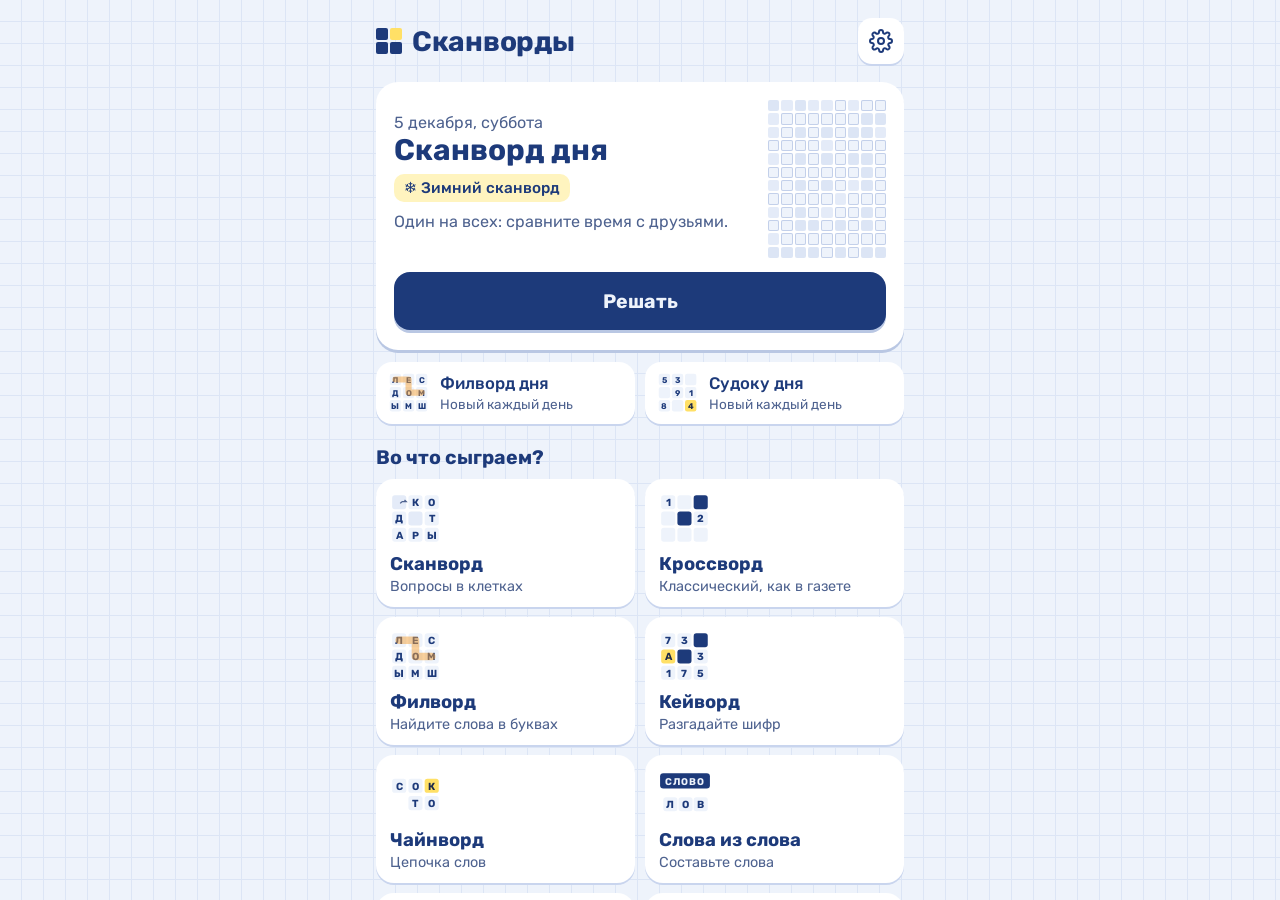
<file: index.html>
<!doctype html>
<html lang="ru">
<head>
<meta charset="utf-8">
<meta name="viewport" content="width=device-width,initial-scale=1,viewport-fit=cover,user-scalable=no">
<title>Сканворды и кроссворды</title>
<meta name="description" content="Сканворды, кроссворды, филворды, кейворды, чайнворды, слова из слова, японские кроссворды и судоку. Новые каждый день, без интернета, крупный шрифт.">
<meta name="theme-color" content="#EEF3FB">
<meta property="og:title" content="Сканворд дня — попробуйте решить!">
<meta property="og:description" content="Новый сканворд каждый день. Сможете быстрее меня?">
<meta property="og:image" content="https://ravettikeney-sudo.github.io/skanvordy/og-image.png">
<link rel="manifest" href="manifest.json">
<link rel="icon" href="icon-192.png">
<link rel="apple-touch-icon" href="icon-192.png">
<link rel="preload" href="fonts/rubik-cyrillic-500-normal.woff2" as="font" type="font/woff2" crossorigin>
<link rel="stylesheet" href="style.css">
</head>
<body>

<!-- Главная -->
<section id="home" class="screen on">
  <div class="scroll notebook">
    <div class="wrap">
      <div class="top">
        <div class="brand"><i><b></b><b></b><b></b><b></b></i>Сканворды</div>
        <button class="iconbtn" id="openSettings" aria-label="Настройки">
          <svg viewBox="0 0 24 24" fill="none" stroke="currentColor" stroke-width="2" stroke-linecap="round"><circle cx="12" cy="12" r="3"/><path d="M19.4 15a1.7 1.7 0 0 0 .3 1.8l.1.1a2 2 0 1 1-2.8 2.8l-.1-.1a1.7 1.7 0 0 0-1.8-.3 1.7 1.7 0 0 0-1 1.5V21a2 2 0 1 1-4 0v-.1a1.7 1.7 0 0 0-1.1-1.5 1.7 1.7 0 0 0-1.8.3l-.1.1a2 2 0 1 1-2.8-2.8l.1-.1a1.7 1.7 0 0 0 .3-1.8 1.7 1.7 0 0 0-1.5-1H3a2 2 0 1 1 0-4h.1a1.7 1.7 0 0 0 1.5-1.1 1.7 1.7 0 0 0-.3-1.8l-.1-.1a2 2 0 1 1 2.8-2.8l.1.1a1.7 1.7 0 0 0 1.8.3H9a1.7 1.7 0 0 0 1-1.5V3a2 2 0 1 1 4 0v.1a1.7 1.7 0 0 0 1 1.5 1.7 1.7 0 0 0 1.8-.3l.1-.1a2 2 0 1 1 2.8 2.8l-.1.1a1.7 1.7 0 0 0-.3 1.8V9a1.7 1.7 0 0 0 1.5 1H21a2 2 0 1 1 0 4h-.1a1.7 1.7 0 0 0-1.5 1z"/></svg>
        </button>
      </div>

      <div class="today" id="today"></div>

      <div class="dailies" id="dailies"></div>

      <div class="sec">Во что сыграем?</div>
      <div class="games" id="games"></div>

      <div class="sec">По темам</div>
      <div class="themes genres" id="genres"></div>

      <div class="sec">Праздничные</div>
      <div class="themes" id="themes"></div>

      <div id="contWrap">
        <div class="sec">Продолжить</div>
        <div class="list" id="cont"></div>
      </div>

      <div class="sec">Календарь сканвордов дня</div>
      <div class="days" id="days"></div>

      <div class="sec">Ваши успехи</div>
      <div class="stats" id="stats"></div>
    </div>
  </div>
</section>

<!-- Игра -->
<section id="game" class="screen">
  <div class="gbar">
    <button class="iconbtn" id="back" aria-label="Назад">
      <svg viewBox="0 0 24 24" fill="none" stroke="currentColor" stroke-width="2.4" stroke-linecap="round" stroke-linejoin="round"><path d="M15 5l-7 7 7 7"/></svg>
    </button>
    <div class="title"><b id="gTitle"></b><small id="gTime">0:00</small></div>
    <button class="iconbtn" id="zoom" aria-label="Крупнее">
      <svg viewBox="0 0 24 24" fill="none" stroke="currentColor" stroke-width="2.2" stroke-linecap="round"><circle cx="11" cy="11" r="7"/><path d="M20 20l-4-4M11 8v6M8 11h6" id="zoomPlus"/></svg>
    </button>
    <button class="hintbtn" id="hintBtn" aria-label="Подсказки">
      <svg viewBox="0 0 24 24" fill="none" stroke="currentColor" stroke-width="2.2" stroke-linecap="round" stroke-linejoin="round"><path d="M9 18h6M10 21h4M12 3a6 6 0 0 0-3.5 10.9c.6.5 1 1.2 1 2.1h5c0-.9.4-1.6 1-2.1A6 6 0 0 0 12 3z"/></svg>
      <span id="hintCount">0</span>
    </button>
  </div>
  <div class="board" id="board"><div class="gridbox" id="gridbox"><div class="grid" id="grid"></div><svg class="arrows" id="arrows"></svg></div></div>
  <div class="cluebar">
    <button class="nav" id="prevW" aria-label="Предыдущее слово"><svg viewBox="0 0 24 24" fill="none" stroke="currentColor" stroke-width="2.4" stroke-linecap="round" stroke-linejoin="round"><path d="M15 5l-7 7 7 7"/></svg></button>
    <div class="cluetext" id="clueText"><b></b><small></small></div>
    <button class="nav" id="nextW" aria-label="Следующее слово"><svg viewBox="0 0 24 24" fill="none" stroke="currentColor" stroke-width="2.4" stroke-linecap="round" stroke-linejoin="round"><path d="M9 5l7 7-7 7"/></svg></button>
  </div>
  <div class="kbd" id="kbd"></div>
</section>

<!-- Другие головоломки: филворд, чайнворд, слова из слова, японский, судоку -->
<section id="pz" class="screen">
  <div class="gbar">
    <button class="iconbtn" id="pzBack" aria-label="Назад">
      <svg viewBox="0 0 24 24" fill="none" stroke="currentColor" stroke-width="2.4" stroke-linecap="round" stroke-linejoin="round"><path d="M15 5l-7 7 7 7"/></svg>
    </button>
    <div class="title"><b id="pzTitle"></b><small id="pzTime">0:00</small></div>
    <button class="hintbtn" id="pzHint" aria-label="Подсказки">
      <svg viewBox="0 0 24 24" fill="none" stroke="currentColor" stroke-width="2.2" stroke-linecap="round" stroke-linejoin="round"><path d="M9 18h6M10 21h4M12 3a6 6 0 0 0-3.5 10.9c.6.5 1 1.2 1 2.1h5c0-.9.4-1.6 1-2.1A6 6 0 0 0 12 3z"/></svg>
      <span id="pzHintCount">0</span>
    </button>
  </div>
  <div class="pzbody" id="pzBody"></div>
  <div class="pzfoot" id="pzFoot"></div>
</section>

<div class="sheetbg" id="sheetbg"><div class="sheet" id="sheet"></div></div>
<div class="toast" id="toast"></div>
<div class="loader" id="loader"><div><div class="g"><span></span><span style="animation-delay:.15s"></span><span style="animation-delay:.3s"></span><span style="animation-delay:.45s"></span></div><b id="loaderText">Составляю сканворд…</b></div></div>
<canvas class="confetti" id="confetti" hidden></canvas>

<script src="words.js"></script>
<script src="engine.js"></script>
<script src="nono-pics.js"></script>
<script src="games.js"></script>
<script src="app.js"></script>
</body>
</html>
</file>
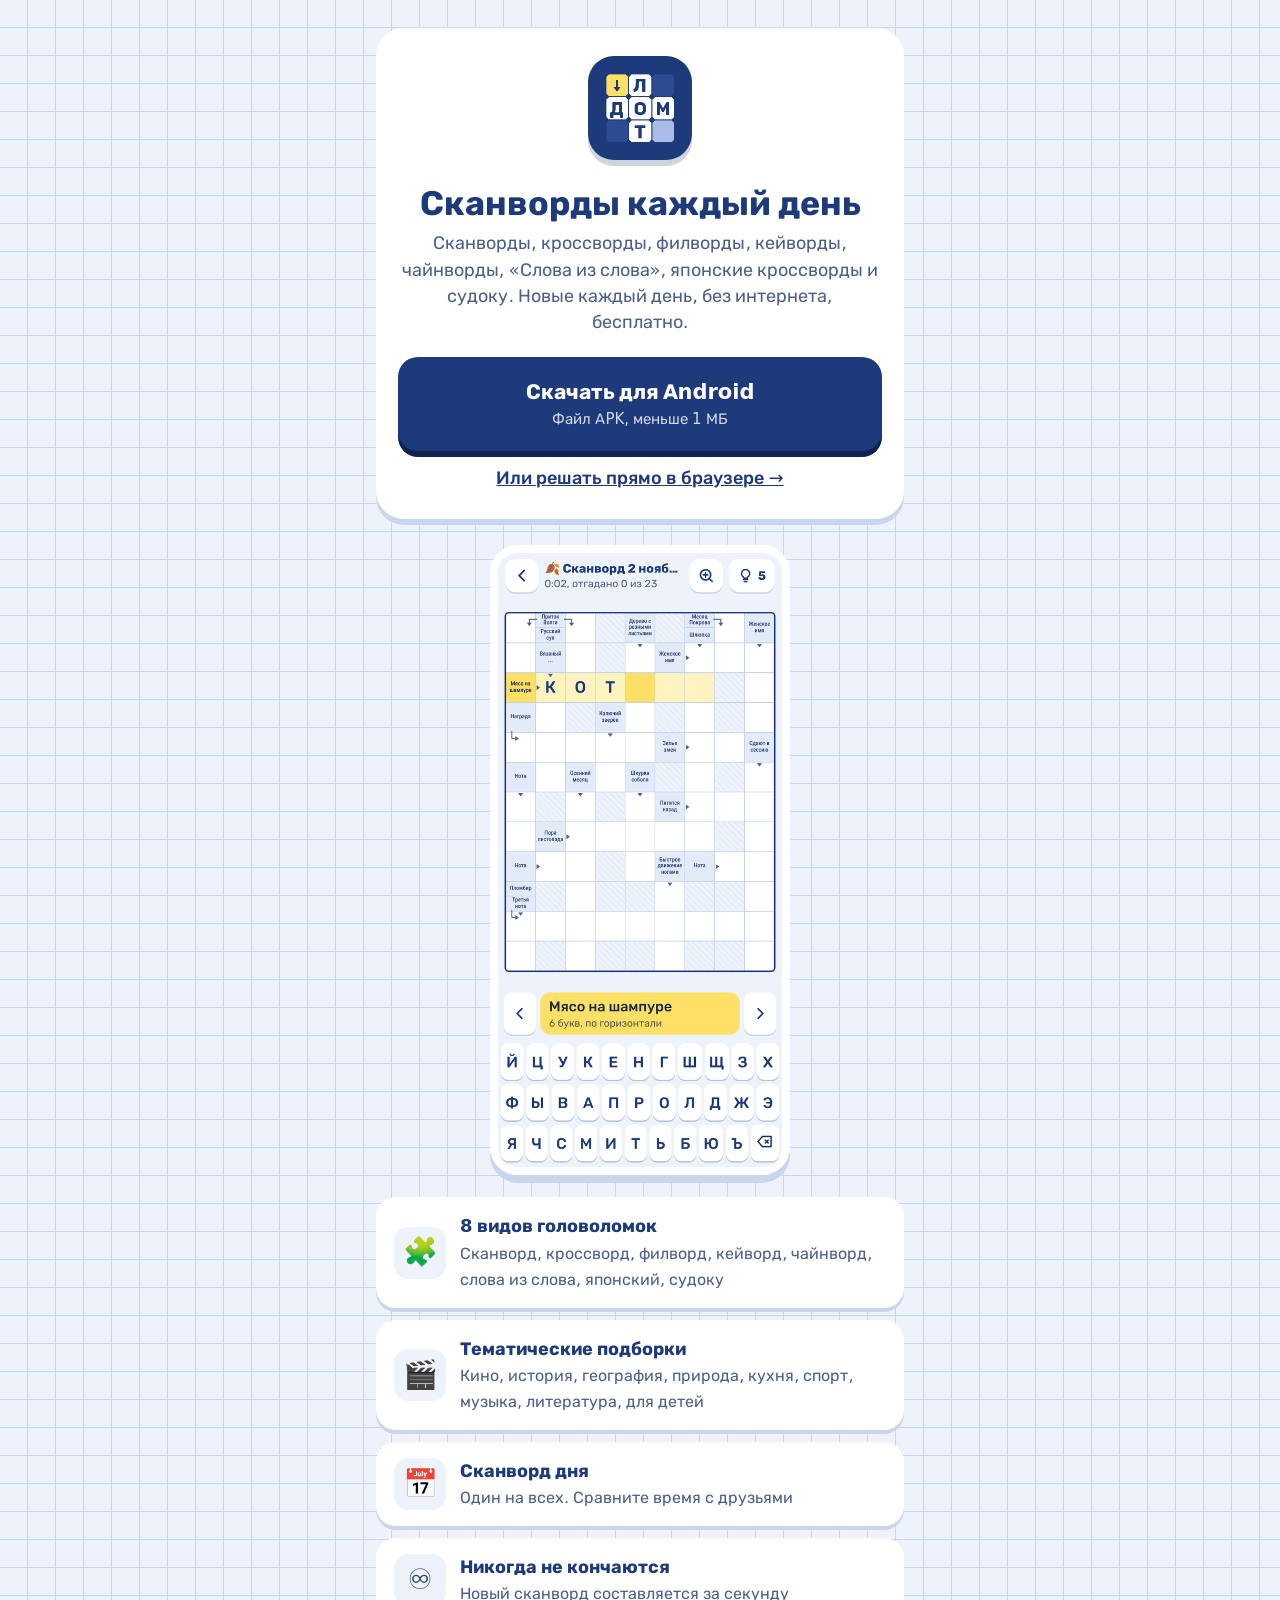
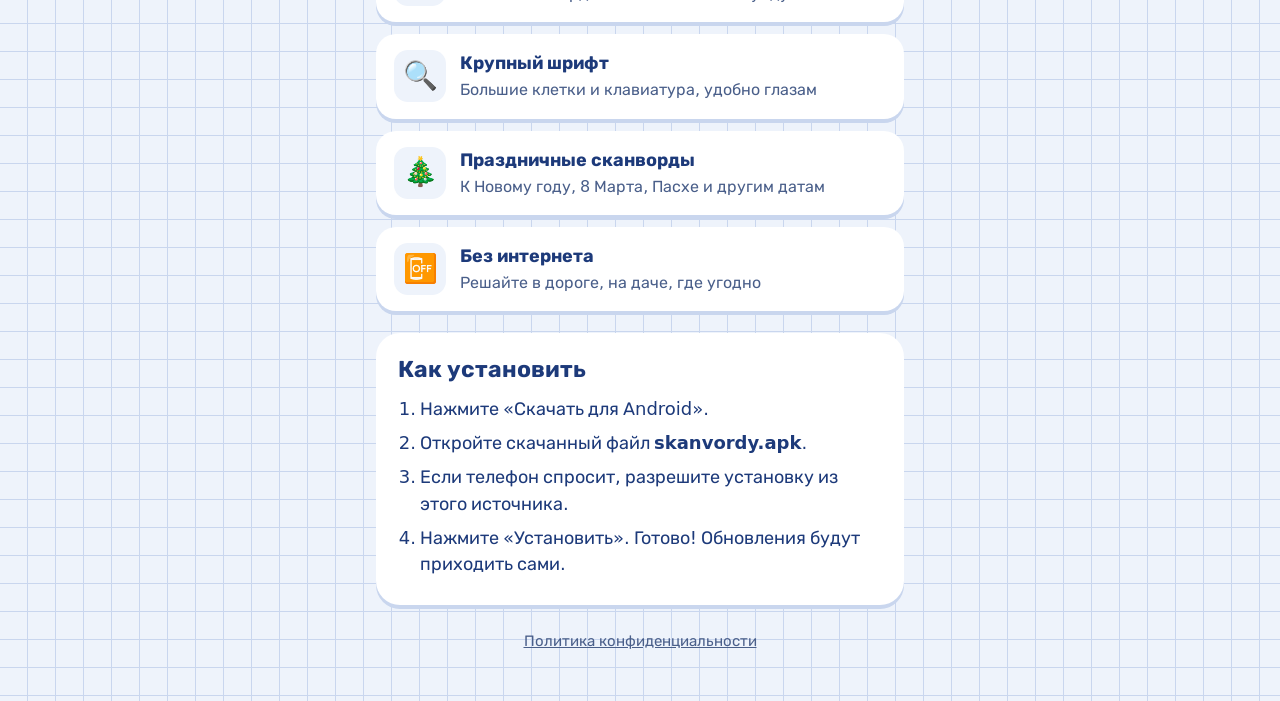
<file: download/index.html>
<!doctype html>
<html lang="ru"><head>
<meta charset="utf-8"><meta name="viewport" content="width=device-width,initial-scale=1">
<title>Скачать Сканворды</title>
<meta name="description" content="Новый сканворд каждый день и сколько угодно без интернета. Бесплатно, крупный шрифт.">
<meta property="og:title" content="Сканворды каждый день — скачать для Android">
<meta property="og:description" content="Новый сканворд каждый день. Крупный шрифт, без интернета, бесплатно.">
<meta property="og:image" content="https://ravettikeney-sudo.github.io/skanvordy/og-image.png">
<link rel="icon" href="../icon-192.png">
<style>
@font-face{font-family:Rubik;font-weight:500;src:url(../fonts/rubik-cyrillic-500-normal.woff2) format("woff2")}
@font-face{font-family:Rubik;font-weight:700;src:url(../fonts/rubik-cyrillic-700-normal.woff2) format("woff2")}
@font-face{font-family:Rubik;font-weight:400;src:url(../fonts/rubik-cyrillic-400-normal.woff2) format("woff2")}
:root{--bg:#EEF3FB;--ink:#1D3A7A;--soft:#4A5F8A;--card:#fff;--line:#C9D6EE;--sun:#FFE066}
*{box-sizing:border-box}
body{margin:0;background:var(--bg);color:var(--ink);font:400 18px/1.45 Rubik,system-ui,sans-serif;
 background-image:linear-gradient(var(--line) 1px,transparent 1px),linear-gradient(90deg,var(--line) 1px,transparent 1px);background-size:28px 28px;background-position:-1px -1px}
.wrap{max-width:560px;margin:0 auto;padding:28px 16px 48px}
.hero{background:var(--card);border-radius:28px;padding:28px 22px;box-shadow:0 6px 0 var(--line);text-align:center}
.hero img.ic{width:104px;height:104px;border-radius:26px;box-shadow:0 6px 0 #142a5c33}
h1{font-size:34px;line-height:1.1;margin:18px 0 8px;font-weight:700}
.sub{color:var(--soft);margin:0 0 22px}
.btn{display:block;background:var(--ink);color:#fff;text-decoration:none;font-weight:700;font-size:21px;padding:20px;border-radius:20px;box-shadow:0 6px 0 #0e2150}
.btn small{display:block;font-weight:400;font-size:15px;opacity:.8;margin-top:2px}
.alt{display:block;margin-top:14px;color:var(--ink);font-weight:500}
.feat{display:grid;gap:12px;margin:22px 0}
.f{background:var(--card);border-radius:20px;padding:16px 18px;display:flex;gap:14px;align-items:center;box-shadow:0 4px 0 var(--line)}
.f i{font-style:normal;font-size:28px;width:52px;height:52px;flex:none;display:grid;place-items:center;background:var(--bg);border-radius:14px}
.f b{display:block;font-weight:700}.f span{color:var(--soft);font-size:16px}
.how{background:var(--card);border-radius:24px;padding:20px 22px;box-shadow:0 4px 0 var(--line)}
.how h2{margin:0 0 10px;font-size:23px}.how ol{margin:0;padding-left:22px}.how li{margin:8px 0}
.shot{display:block;width:72%;max-width:300px;margin:26px auto 4px;border-radius:28px;border:8px solid #fff;box-shadow:0 8px 0 var(--line)}
footer{text-align:center;color:var(--soft);font-size:15px;margin-top:26px}footer a{color:var(--soft)}
</style></head><body><div class="wrap">
<div class="hero">
 <img class="ic" src="../icon-192.png" alt="">
 <h1>Сканворды каждый день</h1>
 <p class="sub">Сканворды, кроссворды, филворды, кейворды, чайнворды, «Слова из слова», японские кроссворды и судоку. Новые каждый день, без интернета, бесплатно.</p>
 <a class="btn" href="../skanvordy.apk" download>Скачать для Android<small>Файл APK, меньше 1 МБ</small></a>
 <a class="alt" href="../">Или решать прямо в браузере →</a>
</div>
<img class="shot" src="../shot-phone.png" alt="Сканворд в приложении">
<div class="feat">
 <div class="f"><i>🧩</i><div><b>8 видов головоломок</b><span>Сканворд, кроссворд, филворд, кейворд, чайнворд, слова из слова, японский, судоку</span></div></div>
 <div class="f"><i>🎬</i><div><b>Тематические подборки</b><span>Кино, история, география, природа, кухня, спорт, музыка, литература, для детей</span></div></div>
 <div class="f"><i>📅</i><div><b>Сканворд дня</b><span>Один на всех. Сравните время с друзьями</span></div></div>
 <div class="f"><i>♾️</i><div><b>Никогда не кончаются</b><span>Новый сканворд составляется за секунду</span></div></div>
 <div class="f"><i>🔍</i><div><b>Крупный шрифт</b><span>Большие клетки и клавиатура, удобно глазам</span></div></div>
 <div class="f"><i>🎄</i><div><b>Праздничные сканворды</b><span>К Новому году, 8 Марта, Пасхе и другим датам</span></div></div>
 <div class="f"><i>📴</i><div><b>Без интернета</b><span>Решайте в дороге, на даче, где угодно</span></div></div>
</div>
<div class="how"><h2>Как установить</h2><ol>
 <li>Нажмите «Скачать для Android».</li>
 <li>Откройте скачанный файл <b>skanvordy.apk</b>.</li>
 <li>Если телефон спросит, разрешите установку из этого источника.</li>
 <li>Нажмите «Установить». Готово! Обновления будут приходить сами.</li>
</ol></div>
<footer><a href="../privacy/">Политика конфиденциальности</a></footer>
</div></body></html>
</file>
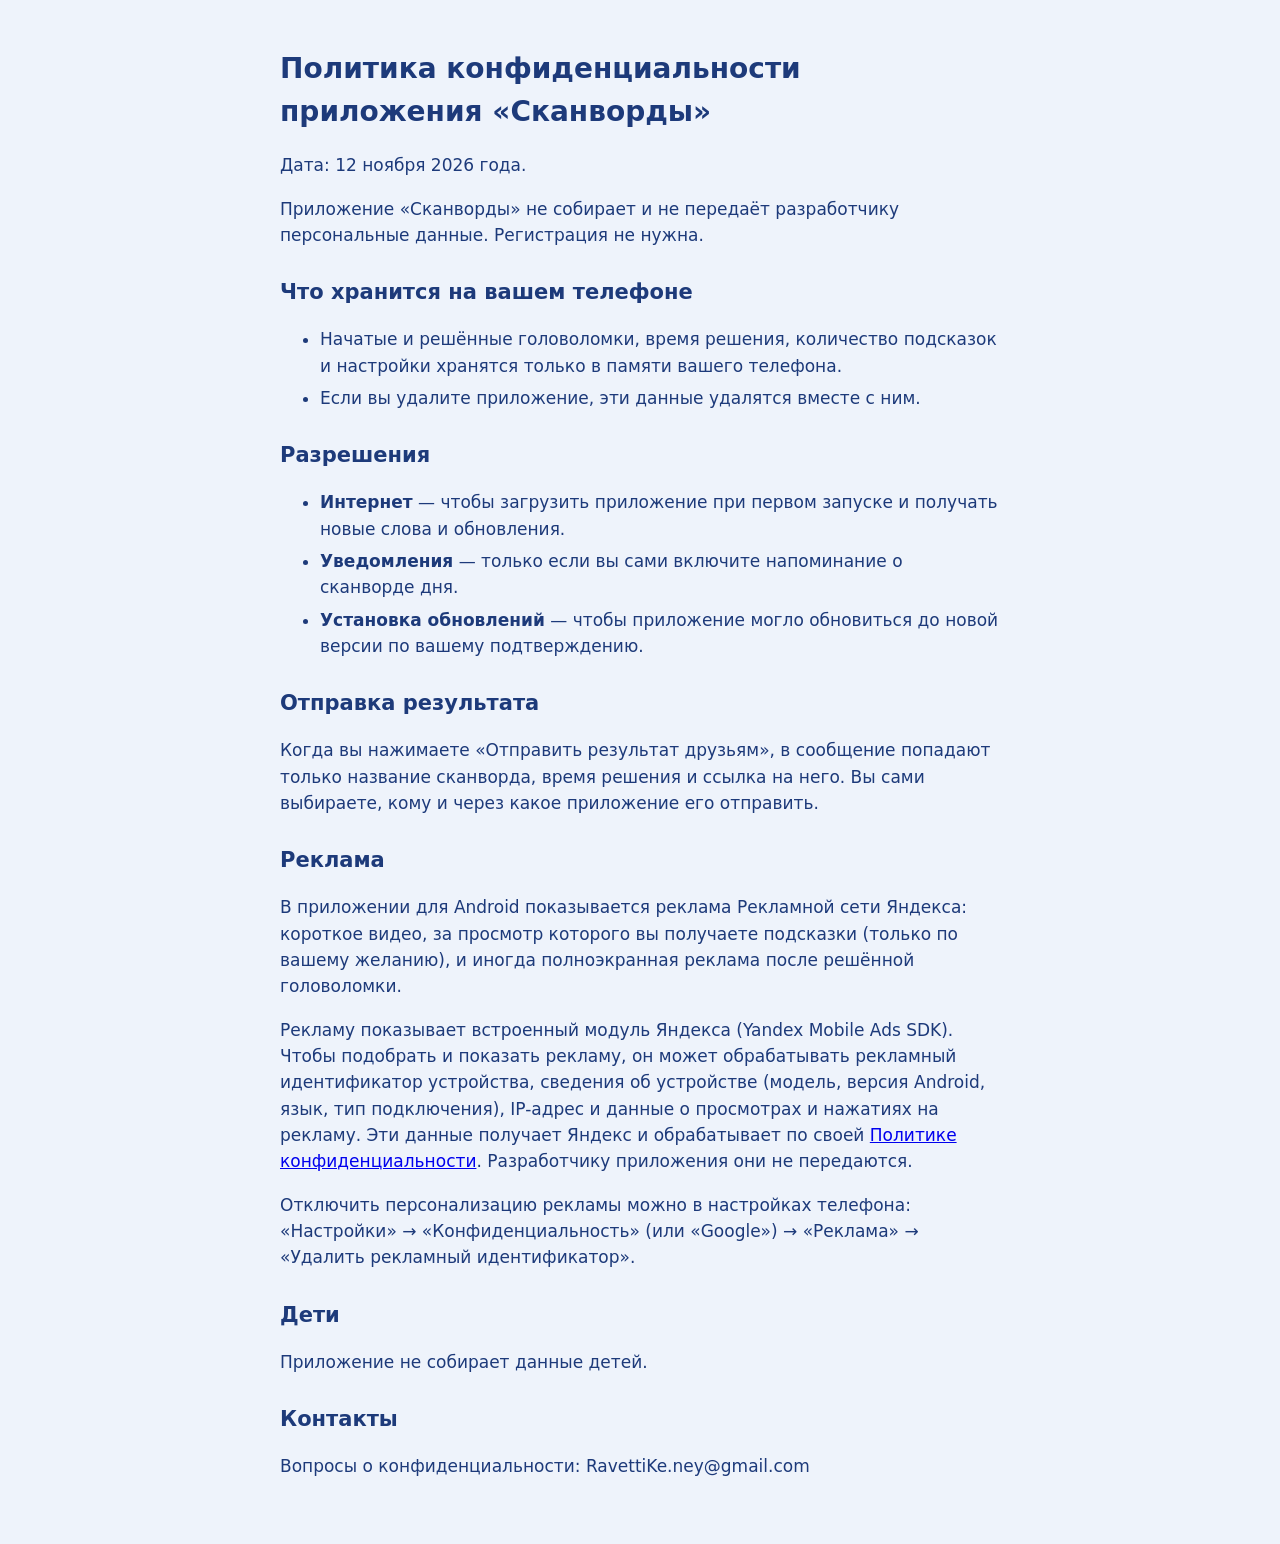
<file: privacy/index.html>
<!doctype html><html lang="ru"><head><meta charset="utf-8"><meta name="viewport" content="width=device-width,initial-scale=1">
<title>Политика конфиденциальности — Сканворды</title>
<style>body{margin:0;background:#EEF3FB;color:#1D3A7A;font:17px/1.55 system-ui,sans-serif}main{max-width:720px;margin:0 auto;padding:28px 18px 48px}h1{font-size:28px}h2{font-size:21px;margin-top:28px}li{margin:6px 0}</style>
</head><body><main>
<h1>Политика конфиденциальности приложения «Сканворды»</h1>
<p>Дата: 12 ноября 2026 года.</p>
<p>Приложение «Сканворды» не собирает и не передаёт разработчику персональные данные. Регистрация не нужна.</p>
<h2>Что хранится на вашем телефоне</h2>
<ul>
<li>Начатые и решённые головоломки, время решения, количество подсказок и настройки хранятся только в памяти вашего телефона.</li>
<li>Если вы удалите приложение, эти данные удалятся вместе с ним.</li>
</ul>
<h2>Разрешения</h2>
<ul>
<li><b>Интернет</b> — чтобы загрузить приложение при первом запуске и получать новые слова и обновления.</li>
<li><b>Уведомления</b> — только если вы сами включите напоминание о сканворде дня.</li>
<li><b>Установка обновлений</b> — чтобы приложение могло обновиться до новой версии по вашему подтверждению.</li>
</ul>
<h2>Отправка результата</h2>
<p>Когда вы нажимаете «Отправить результат друзьям», в сообщение попадают только название сканворда, время решения и ссылка на него. Вы сами выбираете, кому и через какое приложение его отправить.</p>
<h2>Реклама</h2>
<p>В приложении для Android показывается реклама Рекламной сети Яндекса: короткое видео, за просмотр которого вы получаете подсказки (только по вашему желанию), и иногда полноэкранная реклама после решённой головоломки.</p>
<p>Рекламу показывает встроенный модуль Яндекса (Yandex Mobile Ads SDK). Чтобы подобрать и показать рекламу, он может обрабатывать рекламный идентификатор устройства, сведения об устройстве (модель, версия Android, язык, тип подключения), IP-адрес и данные о просмотрах и нажатиях на рекламу. Эти данные получает Яндекс и обрабатывает по своей <a href="https://yandex.ru/legal/confidential/">Политике конфиденциальности</a>. Разработчику приложения они не передаются.</p>
<p>Отключить персонализацию рекламы можно в настройках телефона: «Настройки» → «Конфиденциальность» (или «Google») → «Реклама» → «Удалить рекламный идентификатор».</p>
<h2>Дети</h2>
<p>Приложение не собирает данные детей.</p>
<h2>Контакты</h2>
<p>Вопросы о конфиденциальности: RavettiKe.ney@gmail.com</p>
</main></body></html>
</file>
<file: style.css>
@font-face{font-family:Rubik;font-weight:400;font-display:swap;src:url(fonts/rubik-cyrillic-400-normal.woff2) format("woff2");unicode-range:U+0301,U+0400-045F,U+0490-0491,U+04B0-04B1,U+2116}
@font-face{font-family:Rubik;font-weight:400;font-display:swap;src:url(fonts/rubik-latin-400-normal.woff2) format("woff2");unicode-range:U+0000-00FF,U+2000-206F,U+20AC,U+2122,U+2190-2199}
@font-face{font-family:Rubik;font-weight:500;font-display:swap;src:url(fonts/rubik-cyrillic-500-normal.woff2) format("woff2");unicode-range:U+0301,U+0400-045F,U+0490-0491,U+04B0-04B1,U+2116}
@font-face{font-family:Rubik;font-weight:500;font-display:swap;src:url(fonts/rubik-latin-500-normal.woff2) format("woff2");unicode-range:U+0000-00FF,U+2000-206F,U+20AC,U+2122,U+2190-2199}
@font-face{font-family:Rubik;font-weight:700;font-display:swap;src:url(fonts/rubik-cyrillic-700-normal.woff2) format("woff2");unicode-range:U+0301,U+0400-045F,U+0490-0491,U+04B0-04B1,U+2116}
@font-face{font-family:Rubik;font-weight:700;font-display:swap;src:url(fonts/rubik-latin-700-normal.woff2) format("woff2");unicode-range:U+0000-00FF,U+2000-206F,U+20AC,U+2122,U+2190-2199}
@font-face{font-family:"Roboto Condensed";font-weight:500;font-display:swap;src:url(fonts/roboto-condensed-cyrillic-500-normal.woff2) format("woff2");unicode-range:U+0301,U+0400-045F,U+0490-0491,U+04B0-04B1,U+2116}
@font-face{font-family:"Roboto Condensed";font-weight:500;font-display:swap;src:url(fonts/roboto-condensed-latin-500-normal.woff2) format("woff2");unicode-range:U+0000-00FF,U+2000-206F,U+20AC,U+2122}

/* Тетрадь в клетку и синие чернила: бумага, линии, маркер для активного слова */
:root{
  --paper:#EEF3FB; --sheet:#FFFFFF; --ink:#1D3A7A; --ink2:#4E628F; --line:#C3D0EA; --line2:#DCE5F5;
  --clue:#E4EBF8; --clueText:#2B4378; --marker:#FFE066; --markerSoft:#FFF4BF; --ok:#1F8A5B; --okSoft:#DDF3E8;
  --err:#D2463F; --key:#FFFFFF; --keyText:#1D3A7A; --keyShadow:#B9C7E3; --chip:#DFE7F6; --shadow:0 2px 0 #C9D5EE;
  --fs:1; color-scheme:light;
}
:root[data-theme="dark"]{
  --paper:#0E1730; --sheet:#16224A; --ink:#E7EDFB; --ink2:#9FB0D6; --line:#2F3F6E; --line2:#24345E;
  --clue:#1F2E5C; --clueText:#C9D6F5; --marker:#C79A00; --markerSoft:#4A3E12; --ok:#4CC38A; --okSoft:#163F33;
  --err:#FF7A70; --key:#22305E; --keyText:#E7EDFB; --keyShadow:#0A1124; --chip:#22305E; --shadow:0 2px 0 #0A1124;
  color-scheme:dark;
}
@media (prefers-color-scheme:dark){:root:not([data-theme="light"]):not([data-theme="dark"]){
  --paper:#0E1730; --sheet:#16224A; --ink:#E7EDFB; --ink2:#9FB0D6; --line:#2F3F6E; --line2:#24345E;
  --clue:#1F2E5C; --clueText:#C9D6F5; --marker:#C79A00; --markerSoft:#4A3E12; --ok:#4CC38A; --okSoft:#163F33;
  --err:#FF7A70; --key:#22305E; --keyText:#E7EDFB; --keyShadow:#0A1124; --chip:#22305E; --shadow:0 2px 0 #0A1124; color-scheme:dark;}}

*{box-sizing:border-box;-webkit-tap-highlight-color:transparent}
html,body{margin:0;height:100%;background:var(--paper);color:var(--ink);font-family:Rubik,system-ui,sans-serif;font-size:calc(17px * var(--fs))}
body{overscroll-behavior:none}
button{font:inherit;color:inherit;border:0;background:none;cursor:pointer;touch-action:manipulation}
button:focus-visible,.cell:focus-visible{outline:3px solid var(--marker);outline-offset:2px}
.screen{position:fixed;inset:0;display:none;flex-direction:column;overflow:hidden}
.screen.on{display:flex}
.scroll{flex:1;overflow-y:auto;-webkit-overflow-scrolling:touch}
.wrap{max-width:560px;margin:0 auto;padding:0 16px}
.notebook{background-color:var(--paper);background-image:linear-gradient(var(--line2) 1px,transparent 1px),linear-gradient(90deg,var(--line2) 1px,transparent 1px);background-size:22px 22px;background-position:-1px -1px}

/* ---------- Главная ---------- */
.top{display:flex;align-items:center;justify-content:space-between;padding:18px 0 6px}
.brand{font-weight:700;font-size:1.65rem;letter-spacing:-.01em;display:flex;align-items:center;gap:10px}
.brand i{display:inline-grid;grid-template-columns:repeat(2,12px);gap:2px}
.brand i b{width:12px;height:12px;border-radius:2px;background:var(--ink)}
.brand i b:nth-child(2){background:var(--marker)}
.iconbtn{width:46px;height:46px;border-radius:14px;display:grid;place-items:center;background:var(--sheet);box-shadow:var(--shadow)}
.iconbtn svg{width:24px;height:24px}

.today{margin:12px 0 18px;background:var(--sheet);border-radius:22px;box-shadow:0 3px 0 var(--keyShadow);padding:18px 18px 20px;display:grid;grid-template-columns:1fr auto;gap:14px;align-items:center}
.today .when{font-size:.95rem;color:var(--ink2)}
.today h1{margin:2px 0 8px;font-size:1.75rem;line-height:1.1}
.today .badge{display:inline-flex;align-items:center;gap:6px;background:var(--markerSoft);border-radius:10px;padding:5px 10px;font-weight:500;font-size:.9rem;margin-bottom:10px}
.today .meta{font-size:.95rem;color:var(--ink2);margin-bottom:14px}
.mini{display:grid;gap:2px;width:118px}
.mini span{aspect-ratio:1;border-radius:2px;background:var(--line2)}
.mini span.c{background:var(--clue)}
.mini span.l{background:var(--paper);box-shadow:inset 0 0 0 1px var(--line)}
.mini span.f{background:var(--ink)}
.today .go{grid-column:1/-1}

.big{width:100%;min-height:58px;border-radius:16px;background:var(--ink);color:var(--paper);font-weight:700;font-size:1.15rem;box-shadow:0 3px 0 var(--keyShadow)}
:root[data-theme="dark"] .big{color:#0E1730}
.big:active{transform:translateY(2px);box-shadow:0 1px 0 var(--keyShadow)}
.big.alt{background:var(--sheet);color:var(--ink)}

.sec{margin:22px 0 10px;font-size:1.15rem;font-weight:700}
.sizes{display:grid;grid-template-columns:repeat(3,1fr);gap:10px}
.size{background:var(--sheet);border-radius:16px;padding:14px 8px 12px;box-shadow:var(--shadow);text-align:center}
.size b{display:block;font-size:1.05rem}
.size small{color:var(--ink2);font-size:.85rem}
.size .g{margin:0 auto 8px;display:grid;gap:2px;width:fit-content}
.size .g span{width:7px;height:7px;border-radius:1px;background:var(--line)}
.size .g span:nth-child(3n){background:var(--clue)}

.themes{display:flex;gap:10px;overflow-x:auto;padding:2px 2px 8px;margin:0 -16px;padding-left:16px;scrollbar-width:none}
.themes::-webkit-scrollbar{display:none}
.theme{flex:0 0 auto;background:var(--sheet);border-radius:16px;padding:12px 14px;box-shadow:var(--shadow);text-align:left;min-width:150px}
.theme .e{font-size:1.6rem}
.theme b{display:block;font-weight:500;font-size:.98rem;margin-top:4px}
.theme.now{background:var(--markerSoft)}

.list{display:flex;flex-direction:column;gap:8px}
.row{display:flex;align-items:center;gap:12px;background:var(--sheet);border-radius:14px;padding:12px 14px;box-shadow:var(--shadow);text-align:left;width:100%}
.row .t{flex:1}
.row .t b{display:block;font-weight:500}
.row .t small{color:var(--ink2)}
.bar{height:6px;border-radius:3px;background:var(--line2);overflow:hidden;margin-top:6px}
.bar i{display:block;height:100%;background:var(--ink)}
.stats{display:grid;grid-template-columns:repeat(3,1fr);gap:10px;margin-bottom:30px}
.stat{background:var(--sheet);border-radius:14px;padding:12px;text-align:center;box-shadow:var(--shadow)}
.stat b{display:block;font-size:1.5rem}
.stat small{color:var(--ink2);font-size:.82rem}

.days{background:var(--sheet);border-radius:20px;box-shadow:var(--shadow);padding:12px 12px 14px;margin-bottom:6px}
.calhead{display:flex;align-items:center;justify-content:space-between;margin-bottom:8px}
.calhead b{font-size:1.12rem}
.cnav{width:44px;height:40px;border-radius:12px;background:var(--paper);font-size:1.5rem;line-height:1;font-weight:500}
.cnav[disabled]{opacity:.3}
.calwd,.calgrid{display:grid;grid-template-columns:repeat(7,minmax(0,1fr));gap:5px}
.calwd span{text-align:center;font-size:.8rem;color:var(--ink2);padding-bottom:4px}
.calwd span:nth-child(n+6){color:var(--err)}
.day{aspect-ratio:1;min-width:0;width:100%;padding:0;border-radius:10px;background:var(--paper);display:grid;place-items:center;font-weight:500;position:relative;overflow:hidden;box-shadow:inset 0 0 0 1px var(--line2)}
.day b{position:relative;z-index:1;font-weight:500}
.day.blank{background:none;box-shadow:none}
.day.fut{opacity:.35;background:none}
.day.part{background:linear-gradient(to top,var(--marker) var(--p),var(--paper) var(--p))}
.day.done{background:var(--ok);color:#fff;box-shadow:none}
.day.done b{font-weight:700;transform:translateY(-3px)}
.day i{position:absolute;bottom:2px;left:0;right:0;text-align:center;font-style:normal;font-size:.62rem;font-weight:700;line-height:1}
.day.cur{outline:3px solid var(--ink);outline-offset:-1px}
.calfoot{display:flex;justify-content:space-between;align-items:center;gap:8px;margin-top:10px;font-size:.88rem;color:var(--ink2);flex-wrap:wrap}
.calfoot b{color:var(--ink)}
.leg i{display:inline-block;width:12px;height:12px;border-radius:3px;vertical-align:-1px;margin:0 3px 0 8px}
.leg .l1{background:var(--ok)}
.leg .l2{background:var(--marker)}

/* ---------- Игра ---------- */
#game{background:var(--paper)}
.gbar{display:flex;align-items:center;gap:8px;padding:8px 10px;background:var(--paper)}
.gbar .title{flex:1;min-width:0}
.gbar .title b{display:block;font-size:1rem;white-space:nowrap;overflow:hidden;text-overflow:ellipsis}
.gbar .title small{color:var(--ink2);font-size:.85rem;font-variant-numeric:tabular-nums}
.hintbtn{height:46px;border-radius:14px;padding:0 12px;display:flex;align-items:center;gap:6px;background:var(--sheet);box-shadow:var(--shadow);font-weight:700}
.hintbtn svg{width:22px;height:22px}

.board{flex:1;overflow:auto;-webkit-overflow-scrolling:touch;display:flex;padding:4px 6px 8px;touch-action:pan-x pan-y}
.gridbox{position:relative;margin:auto}
.grid{display:grid;background:var(--line);gap:1px;border:2px solid var(--ink);border-radius:6px;overflow:hidden}
.cell{position:relative;width:var(--cs);height:var(--cs);display:grid;place-items:center;user-select:none}
.cell.L{background:var(--sheet);font-weight:500;font-size:calc(var(--cs) * .56);color:var(--ink)}
.cell.L.w{background:var(--markerSoft)}
.cell.L.cur{background:var(--marker)}
.cell.L.ok{color:var(--ok)}
.cell.L.done{font-weight:700}
.cell.L.rev{color:var(--ink2)}
.cell.L.bad{color:var(--err)}
.cell.L.bad::after{content:"";position:absolute;left:18%;right:18%;bottom:14%;height:2px;background:var(--err);border-radius:1px}
.cell.C{background:var(--clue);color:var(--clueText);font-family:"Roboto Condensed",Rubik,sans-serif;font-weight:500;display:flex;flex-direction:column;padding:0}
.cell.C .q{flex:1;width:100%;display:flex;align-items:center;justify-content:center;text-align:center;line-height:1.05;padding:1px 2px;overflow:hidden;font-size:calc(var(--cs) * .2);hyphens:auto;-webkit-hyphens:auto;word-break:break-word}
.cell.C .q + .q{border-top:1px solid var(--line)}
.cell.C .q.act{background:var(--marker);color:#1D2A4A}
.cell.C .q.solved{opacity:.45}
.cell.E{background:var(--paper);background-image:repeating-linear-gradient(45deg,transparent 0 5px,var(--line2) 5px 6px)}
.arrows{position:absolute;inset:0;pointer-events:none}
.arrows path{fill:none;stroke:var(--ink2);stroke-width:1.4;stroke-linecap:round;stroke-linejoin:round}
.arrows path.h{fill:var(--ink2);stroke:none}

.cluebar{display:flex;align-items:stretch;gap:6px;padding:6px 8px;background:var(--paper)}
.cluebar button.nav{width:44px;border-radius:12px;background:var(--sheet);box-shadow:var(--shadow);display:grid;place-items:center}
.cluebar button.nav svg{width:22px;height:22px}
.cluetext{flex:1;min-height:58px;border-radius:14px;background:var(--marker);color:#1D2A4A;padding:8px 12px;display:flex;flex-direction:column;justify-content:center}
.cluetext b{font-size:1.15rem;line-height:1.2;font-weight:500}
.cluetext small{font-size:.82rem;opacity:.75;margin-top:2px}
.cluetext.done{background:var(--okSoft);color:var(--ink)}

.kbd{padding:6px 4px calc(8px + env(safe-area-inset-bottom));background:var(--paper);display:flex;flex-direction:column;gap:6px;user-select:none}
.kbd .r{display:flex;gap:4px;justify-content:center}
.kbd button{flex:1;max-width:46px;height:calc(50px * var(--fs));border-radius:10px;background:var(--key);color:var(--keyText);font-weight:500;font-size:calc(21px * var(--fs));box-shadow:0 2px 0 var(--keyShadow)}
.kbd button:active,.kbd button.p{background:var(--marker);color:#1D2A4A;transform:translateY(1px);box-shadow:0 1px 0 var(--keyShadow)}
.kbd button.del{max-width:64px;flex:1.5}
.kbd button.del svg{width:24px;height:24px}

/* ---------- Окна ---------- */
.sheetbg{position:fixed;inset:0;background:rgba(10,18,40,.45);display:none;align-items:flex-end;justify-content:center;z-index:20}
.sheetbg.on{display:flex}
.sheet{width:100%;max-width:560px;background:var(--sheet);border-radius:24px 24px 0 0;padding:10px 18px calc(22px + env(safe-area-inset-bottom));max-height:92vh;overflow-y:auto;animation:up .22s ease-out}
@keyframes up{from{transform:translateY(40px);opacity:0}to{transform:none;opacity:1}}
@media (prefers-reduced-motion:reduce){.sheet{animation:none}}
.sheet .grab{width:44px;height:5px;border-radius:3px;background:var(--line);margin:0 auto 12px}
.sheet h2{margin:4px 0 4px;font-size:1.35rem}
.sheet p{color:var(--ink2);margin:4px 0 14px;line-height:1.4}
.opt{display:flex;align-items:center;gap:14px;width:100%;text-align:left;padding:14px;border-radius:16px;background:var(--paper);margin-bottom:10px}
.opt .ic{width:44px;height:44px;border-radius:12px;background:var(--sheet);display:grid;place-items:center;font-size:1.3rem;flex:0 0 auto}
.opt .t{flex:1}
.opt .t b{display:block;font-weight:500}
.opt .t small{color:var(--ink2)}
.opt .cost{font-weight:700;white-space:nowrap}
.opt[disabled]{opacity:.45}
.opt.gift{background:var(--markerSoft)}

.setrow{display:flex;align-items:center;justify-content:space-between;gap:12px;padding:14px 0;border-bottom:1px solid var(--line2)}
.setrow:last-child{border-bottom:0}
.setrow .t b{display:block;font-weight:500}
.setrow .t small{color:var(--ink2)}
.seg{display:flex;background:var(--paper);border-radius:12px;padding:3px;gap:3px;flex:0 0 auto}
.seg button{padding:9px 11px;border-radius:9px;font-size:.92rem;font-weight:500}
.seg button.on{background:var(--ink);color:var(--paper)}
.sw{width:56px;height:32px;border-radius:16px;background:var(--line);position:relative;flex:0 0 auto}
.sw::after{content:"";position:absolute;top:3px;left:3px;width:26px;height:26px;border-radius:50%;background:#fff;transition:transform .15s}
.sw.on{background:var(--ink)}
.sw.on::after{transform:translateX(24px)}
input[type=time]{font:inherit;color:var(--ink);background:var(--paper);border:0;border-radius:10px;padding:8px 10px}

/* ---------- Финал ---------- */
.win{text-align:center;padding-top:8px}
.win .medal{width:96px;height:96px;margin:4px auto 8px;border-radius:50%;background:var(--marker);display:grid;place-items:center;font-size:3rem;box-shadow:0 4px 0 #C9A400}
.win h2{font-size:1.6rem}
.win .nums{display:grid;grid-template-columns:repeat(3,1fr);gap:8px;margin:14px 0 18px}
.win .nums div{background:var(--paper);border-radius:14px;padding:10px 4px}
.win .nums b{display:block;font-size:1.35rem}
.win .nums small{color:var(--ink2);font-size:.82rem}
.win .big{margin-bottom:10px}
.confetti{position:fixed;inset:0;pointer-events:none;z-index:30}

.toast{position:fixed;left:50%;bottom:calc(230px + env(safe-area-inset-bottom));transform:translateX(-50%);background:var(--ink);color:var(--paper);padding:12px 18px;border-radius:14px;font-weight:500;z-index:40;opacity:0;transition:opacity .2s;pointer-events:none;max-width:90vw;text-align:center}
.toast.on{opacity:1}
.loader{position:fixed;inset:0;background:var(--paper);display:none;place-items:center;z-index:50;text-align:center}
.loader.on{display:grid}
.loader .g{display:grid;grid-template-columns:repeat(4,18px);gap:4px;margin:0 auto 16px;width:fit-content}
.loader .g span{width:18px;height:18px;border-radius:3px;background:var(--line);animation:fill 1.2s infinite}
@keyframes fill{0%,100%{background:var(--line)}50%{background:var(--ink)}}
@media (prefers-reduced-motion:reduce){.loader .g span{animation:none}}
.hidden{display:none!important}

/* ---------- Главная: игра дня, плитки игр ---------- */
.dailies{display:grid;grid-template-columns:repeat(2,minmax(0,1fr));gap:10px;margin:-6px 0 4px}
.dcard{display:flex;align-items:center;gap:10px;background:var(--sheet);border-radius:16px;padding:10px 12px;box-shadow:var(--shadow);text-align:left;min-width:0}
.dcard .ic{width:42px;height:42px;flex:0 0 auto}
.dcard .t{min-width:0}
.dcard b{display:block;font-weight:500;font-size:.98rem;line-height:1.2}
.dcard small{color:var(--ink2);font-size:.8rem}
.dcard.done{background:var(--okSoft)}
.games{display:grid;grid-template-columns:repeat(2,minmax(0,1fr));gap:10px}
.gtile{background:var(--sheet);border-radius:18px;padding:14px 14px 12px;box-shadow:var(--shadow);text-align:left;display:flex;flex-direction:column;gap:2px;min-width:0}
.gtile .ic{width:52px;height:52px;margin-bottom:6px}
.gtile b{font-size:1.08rem;line-height:1.2}
.gtile small{color:var(--ink2);font-size:.85rem;line-height:1.25}
.ic svg,.gi svg,.gic svg{width:100%;height:100%;display:block}
.ic svg text,.gi svg text,.gic svg text{font-family:Rubik,sans-serif}
.genres .theme{min-width:0}

/* окно выбора игры */
.gsh .gi{width:64px;height:64px;margin:2px 0 6px}
.sheet h3.sub{font-size:1rem;margin:16px 0 8px;color:var(--ink2);font-weight:500}
.zsel{display:grid;grid-template-columns:repeat(auto-fit,minmax(0,1fr));gap:8px;margin:6px 0 4px}
.zsel button{background:var(--paper);border-radius:14px;padding:12px 6px;text-align:center;border:2px solid transparent}
.zsel button b{display:block;font-weight:500}
.zsel button small{color:var(--ink2);font-size:.85rem}
.zsel button.on{border-color:var(--ink);background:var(--markerSoft)}
.chips{display:flex;flex-wrap:wrap;gap:8px;margin-bottom:18px}
.chips button{background:var(--paper);border-radius:20px;padding:9px 13px;font-size:.95rem;border:2px solid transparent}
.chips button.on{border-color:var(--ink);background:var(--markerSoft);font-weight:500}
.gsh .big{margin-top:6px}
.opt .ic.gic{padding:4px}

/* ---------- Кроссворд и кейворд ---------- */
.cell.X{background:var(--blk)}
.cell.L .v{line-height:1}
.cell.L .n{position:absolute;left:2px;top:1px;font-style:normal;font-size:calc(var(--cs) * .27);font-weight:500;color:var(--ink2);line-height:1}
#game[data-mode="key"] .cell.L .n{left:auto;right:2px;top:auto;bottom:1px;font-size:calc(var(--cs) * .3);color:var(--ink2)}
#game[data-mode="key"] .cell.L .v{transform:translate(-8%,-6%)}
:root{--blk:#2A3F6E}
:root[data-theme="dark"]{--blk:#070C1C}
@media (prefers-color-scheme:dark){:root:not([data-theme="light"]):not([data-theme="dark"]){--blk:#070C1C}}
.cls{display:flex;flex-direction:column;gap:6px}
.cl{display:flex;align-items:baseline;gap:8px;text-align:left;padding:10px 12px;border-radius:12px;background:var(--paper);width:100%}
.cl b{min-width:26px;font-weight:700}
.cl span{flex:1}
.cl small{color:var(--ink2)}
.cl em{font-style:normal;font-weight:700;color:var(--ok)}
.cl.ok{opacity:.65}
.cl.act{background:var(--markerSoft)}
.keytab{display:grid;grid-template-columns:repeat(auto-fill,minmax(48px,1fr));gap:6px}
.kc{background:var(--paper);border-radius:10px;padding:5px 0;text-align:center}
.kc small{display:block;color:var(--ink2);font-size:.75rem}
.kc b{font-size:1.25rem}
.kc.empty b{color:var(--line)}
.kc.given{background:var(--okSoft)}
.abc{display:flex;flex-wrap:wrap;gap:4px}
.abc span{width:30px;height:32px;display:grid;place-items:center;border-radius:8px;background:var(--paper);font-weight:500}
.abc span.u{opacity:.25;text-decoration:line-through}

/* ---------- Экран головоломок ---------- */
#pz{background:var(--paper)}
.pzbody{flex:1;overflow:auto;display:flex;padding:4px 8px 8px;min-height:0}
.pzbody > *{margin:auto}
.pzfoot{background:var(--paper)}

/* филворд */
.fwwrap{position:relative}
.fw{display:grid;gap:2px;background:var(--line);border:2px solid var(--ink);border-radius:8px;overflow:hidden;touch-action:none;user-select:none}
.fc{width:var(--cs);height:var(--cs);display:grid;place-items:center;background:var(--sheet);font-weight:500;font-size:calc(var(--cs) * .52)}
.fc.hl{box-shadow:inset 0 0 0 3px var(--err)}
.fwsvg{position:absolute;left:0;top:0;pointer-events:none}
.fwsvg polyline{fill:none;stroke-linecap:round;stroke-linejoin:round;opacity:.42}
.fwsvg .se{opacity:.65}
.fwsvg circle{opacity:.5}
.fwlist{display:flex;flex-wrap:wrap;gap:6px;padding:8px 12px calc(14px + env(safe-area-inset-bottom));max-height:34vh;overflow:auto}
.fwlist .cnt{width:100%;color:var(--ink2);font-size:.9rem}
.fwlist span{background:var(--sheet);border-radius:10px;padding:6px 10px;font-weight:500;box-shadow:var(--shadow)}
.fwlist span.f{text-decoration:line-through;opacity:.6;box-shadow:inset 0 -4px 0 var(--c)}

/* чайнворд */
.ch{display:grid;gap:4px;user-select:none}
.cc{position:relative;width:var(--cs);height:var(--cs);border-radius:6px;background:var(--sheet);box-shadow:inset 0 0 0 1.5px var(--line);display:grid;place-items:center;font-weight:500;font-size:calc(var(--cs) * .52)}
.cc.none{background:none;box-shadow:none}
.cc .n{position:absolute;left:3px;top:1px;font-style:normal;font-size:calc(var(--cs) * .26);color:var(--ink2);line-height:1}
.cc.w{background:var(--markerSoft)}
.cc.cur{background:var(--marker);color:#1D2A4A}
.cc.ok{color:var(--ok);font-weight:700}
.cc.rev{color:var(--ink2)}
.cc.bad{color:var(--err)}
.cc .turn{position:absolute;left:50%;bottom:-5px;width:2px;height:5px;background:var(--ink2);transform:translateX(-50%)}
.cc .lk{position:absolute;top:50%;width:4px;height:2px;background:var(--ink2);transform:translateY(-50%)}
.cc .lk.l{left:-4px}
.cc .lk.r{right:-4px}

/* слова из слова */
.wfw{width:100%;max-width:560px;align-self:flex-start;margin:0 auto}
.wcnt{color:var(--ink2);margin:4px 4px 8px;font-weight:500}
.wg{margin-bottom:10px}
.wg h4{margin:0 0 6px 4px;font-size:.9rem;color:var(--ink2);font-weight:500}
.wg div{display:flex;flex-wrap:wrap;gap:6px}
.wg span{background:var(--sheet);border-radius:10px;padding:6px 10px;font-weight:500;letter-spacing:.04em;color:var(--line);box-shadow:var(--shadow)}
.wg span.f{color:var(--ink);background:var(--okSoft);letter-spacing:0}
.wcur{min-height:52px;display:flex;align-items:center;justify-content:center;gap:12px;padding:4px 12px}
.wcur b{font-size:1.6rem;letter-spacing:.06em}
.wcur small{color:var(--ink2)}
.wcur button{width:46px;height:40px;border-radius:12px;background:var(--sheet);box-shadow:var(--shadow);font-size:1.2rem}
.wtiles{display:flex;justify-content:center;gap:4px;padding:4px 8px 10px;flex-wrap:nowrap}
.wtiles button{width:var(--ts);height:calc(var(--ts) * 1.18);border-radius:10px;background:var(--key);box-shadow:0 3px 0 var(--keyShadow);font-weight:700;font-size:calc(var(--ts) * .55);color:var(--keyText)}
.wtiles button.on{background:var(--marker);color:#1D2A4A;transform:translateY(2px);box-shadow:0 1px 0 var(--keyShadow)}
.wbtns{display:grid;grid-template-columns:1fr 2fr;gap:8px;padding:0 10px calc(12px + env(safe-area-inset-bottom))}

/* японский кроссворд */
.nn{display:grid;user-select:none;touch-action:none;background:var(--line);gap:1px;border:2px solid var(--ink);border-radius:6px;overflow:hidden}
.nn .corner{background:var(--paper)}
.nn .cc{width:auto;height:auto;border-radius:0;box-shadow:none;background:var(--clue);color:var(--clueText);font-family:"Roboto Condensed",Rubik,sans-serif;font-size:calc(var(--f) * .82);font-weight:500;display:flex;gap:0}
.nn .cc span{width:var(--f);text-align:center;line-height:var(--f)}
.nn .cc.col{flex-direction:column;justify-content:flex-end;align-items:center;padding-bottom:2px}
.nn .cc.row{flex-direction:row;justify-content:flex-end;align-items:center;padding-right:3px}
.nn .cc.ok{opacity:.4}
.nn .cc.col.b5{box-shadow:inset -1px 0 0 var(--ink)}
.nn .cc.row.b5{box-shadow:inset 0 -1px 0 var(--ink)}
.nc{background:var(--sheet);position:relative}
.nc.bx{box-shadow:inset -1px 0 0 var(--ink)}
.nc.by{box-shadow:inset 0 -1px 0 var(--ink)}
.nc.bx.by{box-shadow:inset -1px -1px 0 var(--ink)}
.nc.f{background:var(--ink)}
.nc.x::after{content:"✕";position:absolute;inset:0;display:grid;place-items:center;color:var(--ink2);font-size:calc(var(--cs) * .55)}
.nc.bad{background:var(--err)}
.nnmode{display:grid;grid-template-columns:1fr 1fr;gap:8px;padding:8px 10px calc(14px + env(safe-area-inset-bottom))}
.nnmode button{min-height:56px;border-radius:16px;background:var(--sheet);box-shadow:var(--shadow);font-weight:500;display:flex;align-items:center;justify-content:center;gap:8px;border:2px solid transparent}
.nnmode button.on{border-color:var(--ink);background:var(--markerSoft)}
.nnmode .sq{width:18px;height:18px;border-radius:3px;background:var(--ink);display:inline-block}
.nnmode .x{font-style:normal;font-weight:700}
.nnpic{display:grid;width:140px;margin:4px auto 10px;gap:1px;background:var(--line2);border-radius:8px;overflow:hidden;border:2px solid var(--line)}
.nnpic i{aspect-ratio:1;background:var(--sheet)}
.nnpic i.f{background:var(--ink)}

/* судоку */
.sd{display:grid;gap:1px;background:var(--line);border:2px solid var(--ink);border-radius:6px;overflow:hidden;user-select:none}
.sc{width:var(--cs);height:var(--cs);display:grid;place-items:center;background:var(--sheet);font-size:calc(var(--cs) * .56);color:var(--ink);font-weight:500;position:relative}
.sc.u{color:var(--udig)}
:root{--udig:#2F6FD6}
:root[data-theme="dark"]{--udig:#8FB7FF}
@media (prefers-color-scheme:dark){:root:not([data-theme="light"]):not([data-theme="dark"]){--udig:#8FB7FF}}
.sc.given{color:var(--ink);font-weight:700}
.sc.rev{color:var(--ink2)}
.sc.peer{background:var(--line2)}
.sc.same{background:var(--markerSoft)}
.sc.cur{background:var(--marker);color:#1D2A4A}
.sc.bad{color:var(--err)}
.sc.bx{box-shadow:inset -1px 0 0 var(--ink)}
.sc.by{box-shadow:inset 0 -1px 0 var(--ink)}
.sc.bx.by{box-shadow:inset -1px -1px 0 var(--ink)}
.sc .nt{display:grid;grid-template-columns:repeat(3,1fr);width:100%;height:100%;padding:1px}
.sc .nt i{font-style:normal;font-size:calc(var(--cs) * .24);color:var(--ink2);display:grid;place-items:center;line-height:1}
.sdpad{display:grid;grid-template-columns:repeat(9,minmax(0,1fr));gap:5px;padding:8px 8px 6px}
.sdpad button{height:calc(56px * var(--fs));border-radius:12px;background:var(--key);box-shadow:0 2px 0 var(--keyShadow);font-size:calc(26px * var(--fs));font-weight:500;color:var(--keyText)}
.sdpad button:active{background:var(--marker)}
.sdpad button.full{opacity:.3}
.sdtools{display:grid;grid-template-columns:1fr 1fr;gap:8px;padding:0 8px calc(12px + env(safe-area-inset-bottom))}
.sdtools button{min-height:50px;border-radius:14px;background:var(--sheet);box-shadow:var(--shadow);font-weight:500}
.sdtools button.on{background:var(--markerSoft);outline:2px solid var(--ink)}
</file>
